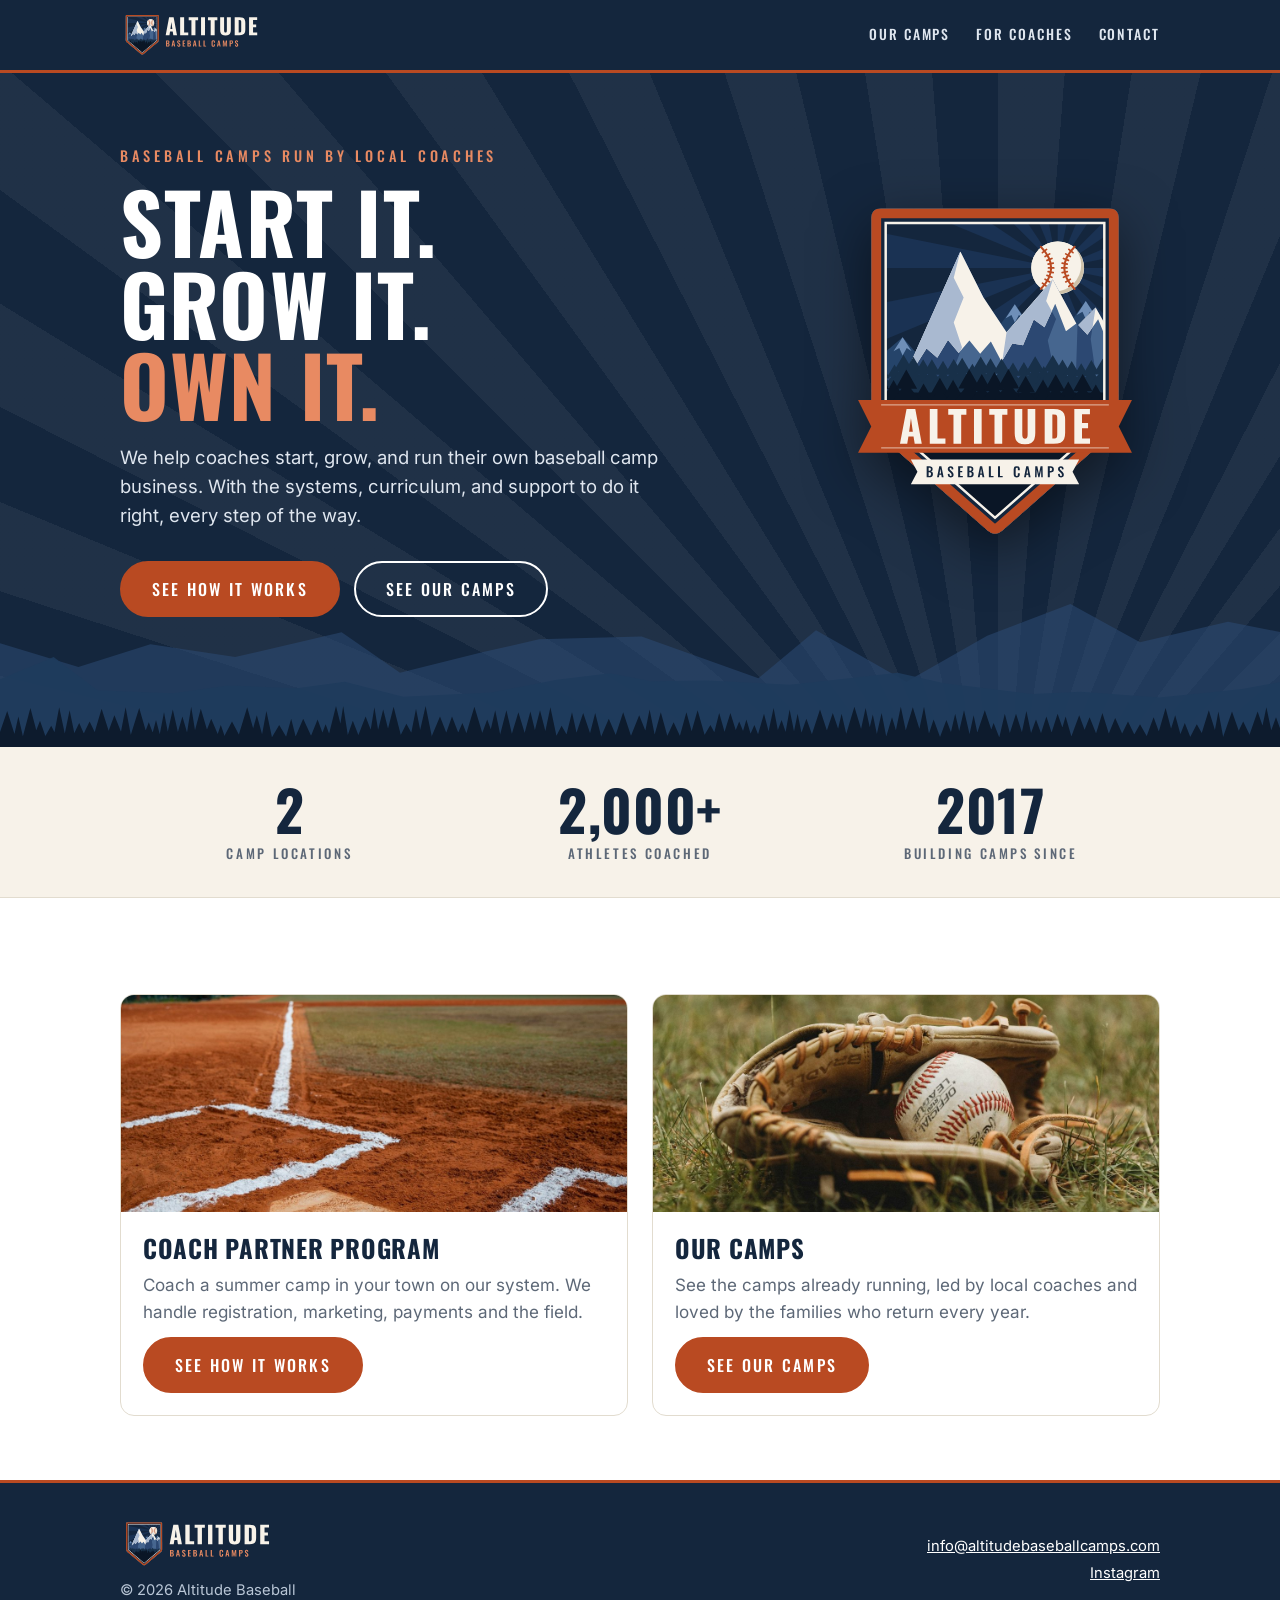
<file: index.html>
<!doctype html><html lang="en"><head><meta charset="utf-8"><meta name="viewport" content="width=device-width,initial-scale=1">
<title>Altitude Baseball | Build Your Baseball Camp Today</title><meta name="description" content="Altitude helps coaches start a baseball camp in their town. We handle registration, marketing, payments and the field while you coach. See our camps and how it works.">
<meta property="og:title" content="Altitude Baseball | Build Your Baseball Camp Today"><meta property="og:description" content="Altitude helps coaches start a baseball camp in their town. We handle registration, marketing, payments and the field while you coach. See our camps and how it works."><meta property="og:type" content="website"><meta property="og:url" content="https://www.altitudebaseballcamps.com/">
<link rel="canonical" href="https://www.altitudebaseballcamps.com/">
<link rel="preload" href="assets/fonts/oswald-latin-700-normal.woff2" as="font" type="font/woff2" crossorigin><link rel="preload" href="assets/fonts/inter-latin-400-normal.woff2" as="font" type="font/woff2" crossorigin>
<link rel="icon" href="images/brand/favicon.svg" type="image/svg+xml"><link rel="icon" href="images/brand/favicon-32.png" sizes="32x32" type="image/png"><link rel="icon" href="favicon.ico" sizes="48x48"><link rel="apple-touch-icon" href="images/brand/apple-touch-icon.png"><link rel="manifest" href="site.webmanifest"><meta name="theme-color" content="#14263d">
<meta property="og:site_name" content="Altitude Baseball Camps"><meta property="og:image" content="https://www.altitudebaseballcamps.com/images/brand/og-image.png"><meta property="og:image:width" content="1200"><meta property="og:image:height" content="630"><meta property="og:image:alt" content="Altitude Baseball Camps shield logo beside the words Start it. Grow it. Own it."><meta name="twitter:card" content="summary_large_image">
<link rel="stylesheet" href="assets/style.css"><script type="application/ld+json">{"@context": "https://schema.org", "@type": "Organization", "name": "Altitude Baseball Camps", "url": "https://www.altitudebaseballcamps.com/", "logo": "https://www.altitudebaseballcamps.com/images/brand/icon-512.png", "description": "Altitude helps coaches start and grow a baseball camp in their town, with registration, marketing, payments and the field handled."}</script></head><body>
<a class="skip" href="#main">Skip to content</a>
<header class="site"><div class="wrap"><a class="brand" href="index.html"><img src="images/brand/altitude-lockup-dark.svg" alt="Altitude Baseball Camps" width="139" height="46"></a><nav><a href="our-camps.html">Our Camps</a><a href="for-coaches.html">For Coaches</a><a href="contact.html">Contact</a></nav></div></header>
<main id="main"><section class="hero home"><div class="wrap"><div class="copy"><p class="eyebrow">Baseball camps run by local coaches</p><h1><span>Start it.</span> <span>Grow it.</span> <span class="own">Own it.</span></h1><p class="lede">We help coaches start, grow, and run their own baseball camp business. With the systems, curriculum, and support to do it right, every step of the way.</p><p class="cta"><a class="btn" href="for-coaches.html">See how it works</a><a class="btn ghost" href="our-camps.html">See our camps</a></p></div><img class="shield" src="images/brand/altitude-shield-color.svg" alt="" width="330" height="388"></div></section><div class="stats"><div class="wrap"><div><b>2</b><span>Camp Locations</span></div><div><b>2,000+</b><span>Athletes Coached</span></div><div><b>2017</b><span>Building Camps Since</span></div></div></div>
<section class="block"><div class="wrap"><h2 class="sr">Where to start</h2><div class="cards">
<article class="card"><img class="ph shot" src="images/photos/field-chalk.jpg" alt="Fresh chalk lines around home plate on a red clay infield." width="1200" height="900" loading="lazy" ><div class="body"><h3>Coach Partner Program</h3><p>Coach a summer camp in your town on our system. We handle registration, marketing, payments and the field.</p><a class="btn" href="for-coaches.html">See how it works</a></div></article>
<article class="card"><img class="ph shot" src="images/photos/glove-ball.jpg" alt="A baseball glove with a ball resting in the grass." width="1200" height="900" loading="lazy" ><div class="body"><h3>Our Camps</h3><p>See the camps already running, led by local coaches and loved by the families who return every year.</p><a class="btn" href="our-camps.html">See our camps</a></div></article>
</div></div></section></main>
<footer><div class="wrap foot"><div class="fbrand"><img src="images/brand/altitude-lockup-dark.svg" alt="Altitude Baseball Camps" width="151" height="50" loading="lazy"><p>&copy; <span id="y"></span> Altitude Baseball</p></div><div class="fcontact"><a href="mailto:info@altitudebaseballcamps.com">info@altitudebaseballcamps.com</a><a href="https://www.instagram.com/altitudebaseballcamps/" target="_blank" rel="noopener">Instagram</a></div></div></footer>
<script>document.getElementById("y").textContent=new Date().getFullYear()</script></body></html>
</file>
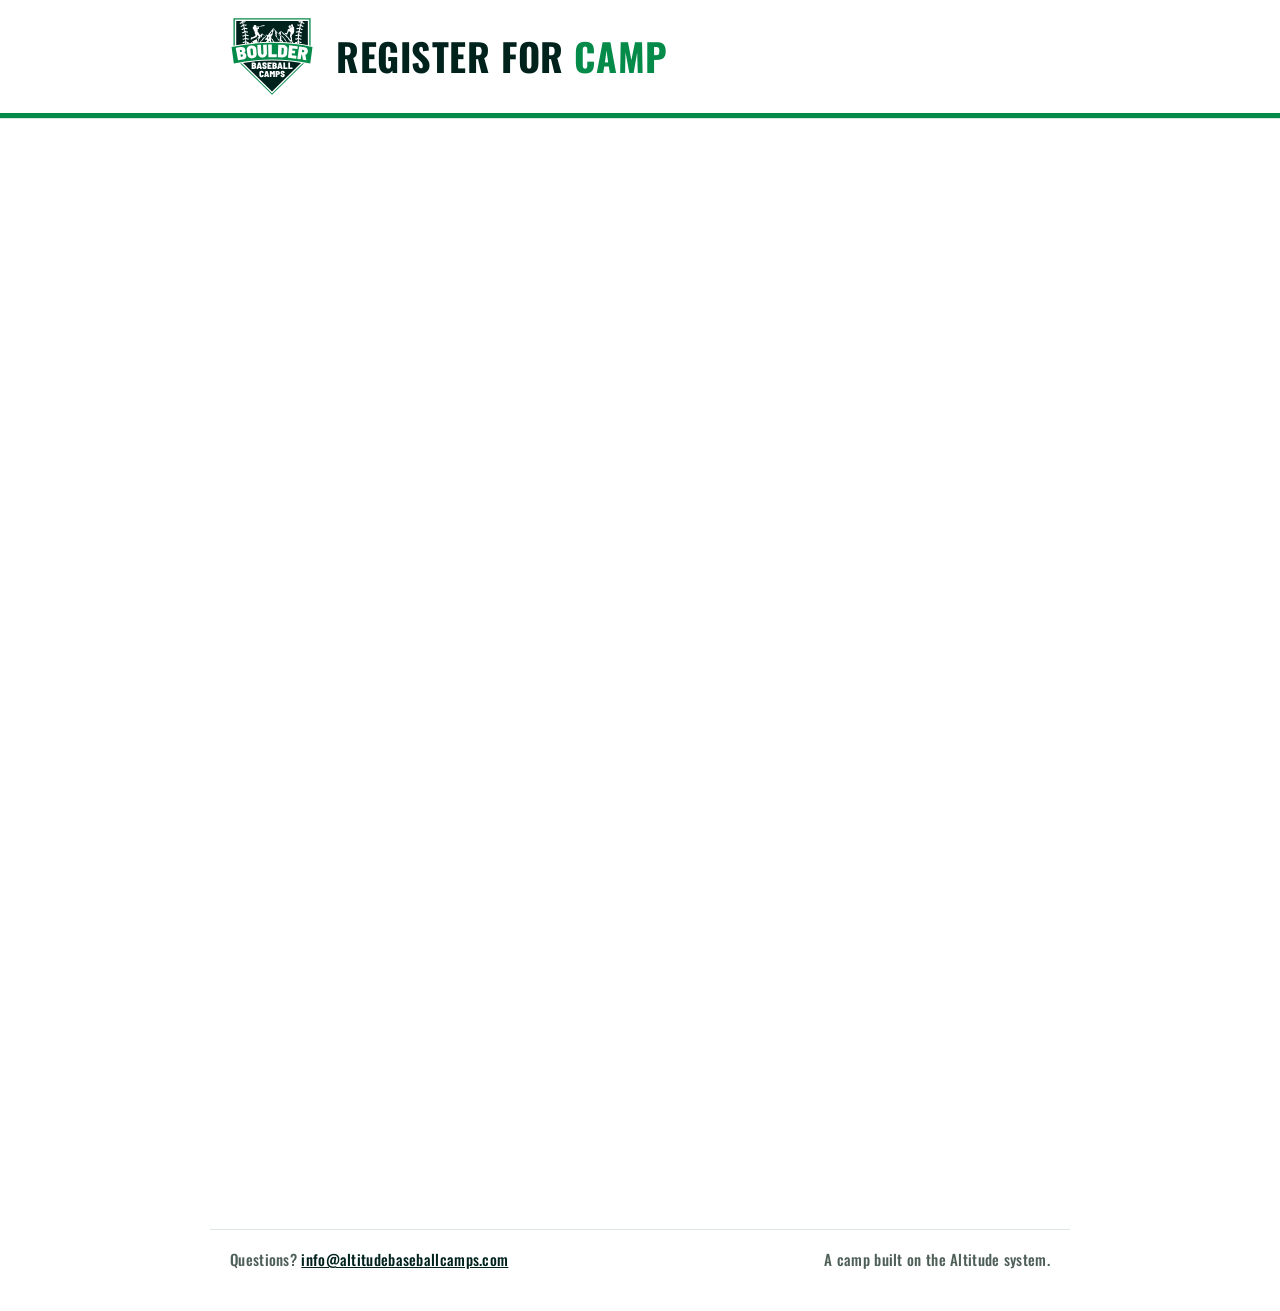
<file: boulder-test.html>
<!doctype html><html lang="en"><head><meta charset="utf-8"><meta name="viewport" content="width=device-width,initial-scale=1">
<title>Register | Boulder Baseball Camps</title><meta name="robots" content="noindex,nofollow">
<link rel="preload" href="assets/fonts/oswald-latin-500-normal.woff2" as="font" type="font/woff2" crossorigin>
<style>
@font-face{font-family:Oswald;font-weight:500;font-display:swap;src:url(assets/fonts/oswald-latin-500-normal.woff2) format("woff2")}
@font-face{font-family:Oswald;font-weight:700;font-display:swap;src:url(assets/fonts/oswald-latin-700-normal.woff2) format("woff2")}
:root{--green:#048A49;--ink:#00221C;--muted:#4E5F58;--line:#DCE5DF}
*{box-sizing:border-box}
body{margin:0;background:#fff;color:var(--ink);font:500 17px/1.5 Oswald,"Arial Narrow",sans-serif;-webkit-font-smoothing:antialiased}
.top{border-bottom:1px solid var(--line)}
.top .in{max-width:860px;margin:0 auto;padding:18px 20px;display:flex;align-items:center;gap:22px}
.top img{width:84px;height:auto;display:block;flex:none}
.top h1{margin:0;font-weight:700;font-size:38px;line-height:1.05;letter-spacing:.015em;text-transform:uppercase}
.top h1 span{color:var(--green)}
.bar{height:5px;background:var(--green)}
main{max-width:860px;margin:0 auto;padding:10px 20px 0}
main iframe{display:block;width:100%;height:1100px;border:0;background:#fff}
footer{max-width:860px;margin:0 auto;padding:18px 20px 40px;border-top:1px solid var(--line);display:flex;justify-content:space-between;gap:16px;flex-wrap:wrap;color:var(--muted);font-size:15px;letter-spacing:.02em}
footer a{color:var(--ink)}
@media(max-width:560px){.top .in{flex-direction:column;text-align:center;gap:12px;padding:16px}.top h1{font-size:30px}footer{justify-content:center;text-align:center}}
</style></head><body>
<header class="top"><div class="in"><img src="images/camps/boulder-badge.svg" alt="Boulder Baseball Camps" width="84" height="77"><div><h1>Register for <span>camp</span></h1></div></div><div class="bar"></div></header>
<main><iframe src="https://app.acuityscheduling.com/schedule.php?owner=34645321&appointmentType=category:Boulder%20Baseball%20Camps" width="100%" height="1100" frameBorder="0" allow="payment" title="Boulder Baseball Camps registration"></iframe><script src="https://embed.acuityscheduling.com/js/embed.js" type="text/javascript"></script></main>
<footer><span>Questions? <a href="mailto:info@altitudebaseballcamps.com">info@altitudebaseballcamps.com</a></span><span>A camp built on the Altitude system.</span></footer>
</body></html>
</file>
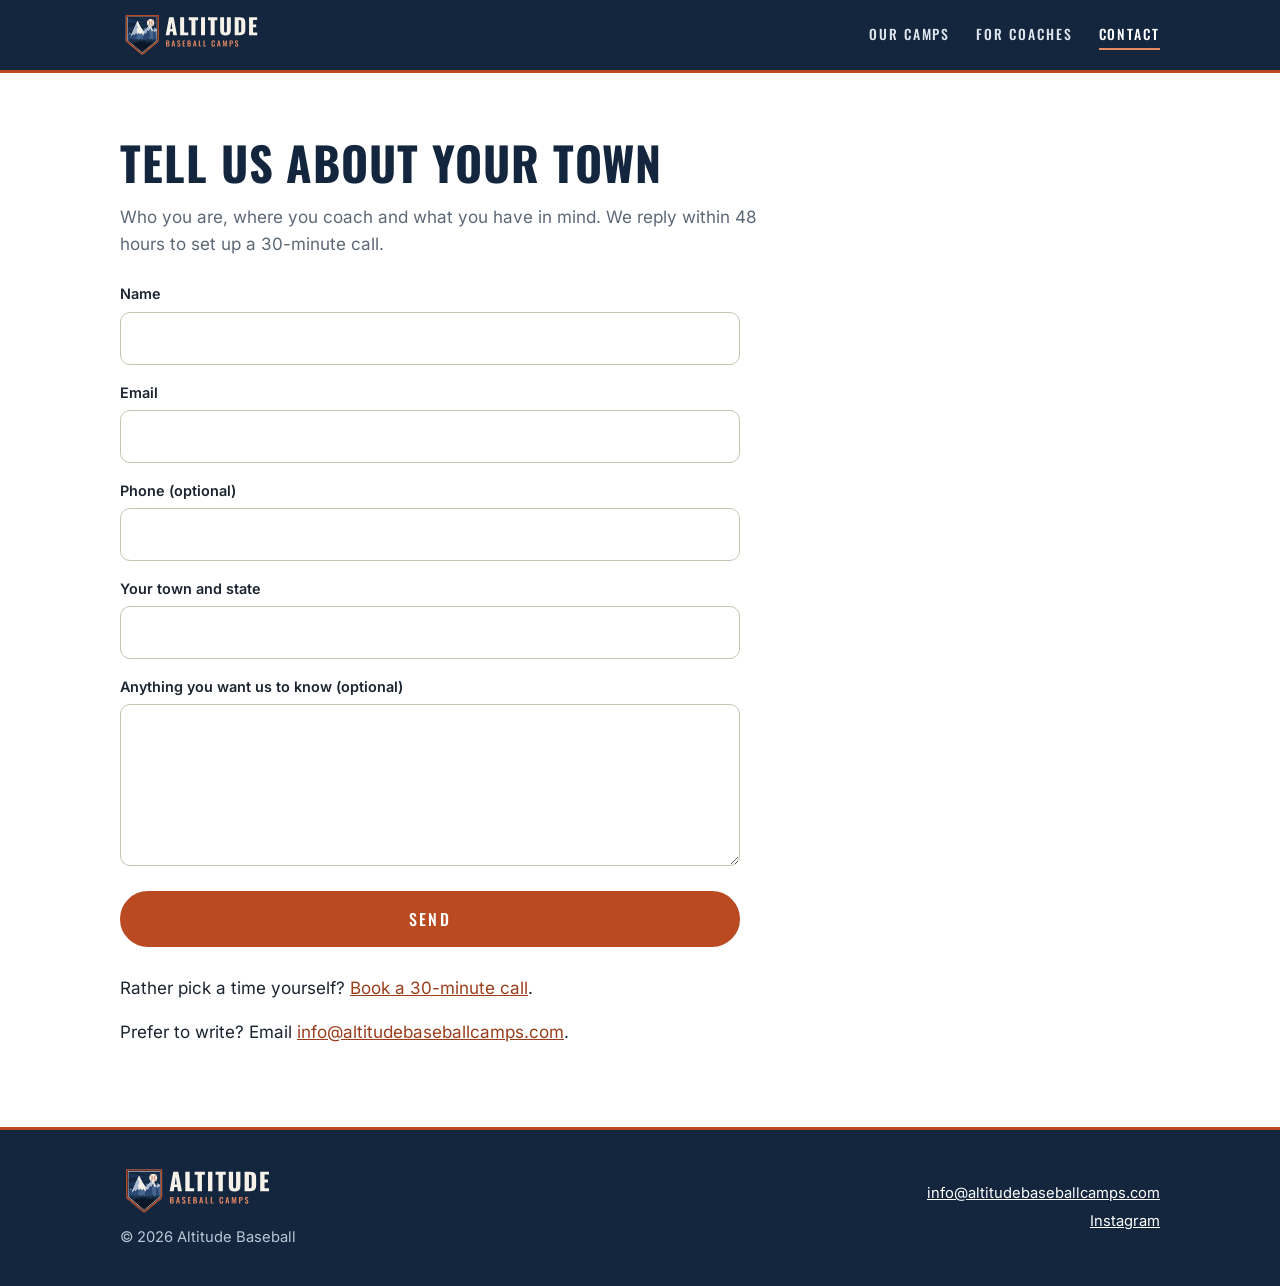
<file: contact.html>
<!doctype html><html lang="en"><head><meta charset="utf-8"><meta name="viewport" content="width=device-width,initial-scale=1">
<title>Contact | Altitude Baseball</title><meta name="description" content="Tell Altitude Baseball about your town and your coaching. We respond within 48 hours.">
<meta property="og:title" content="Contact | Altitude Baseball"><meta property="og:description" content="Tell Altitude Baseball about your town and your coaching. We respond within 48 hours."><meta property="og:type" content="website"><meta property="og:url" content="https://www.altitudebaseballcamps.com/contact">
<link rel="canonical" href="https://www.altitudebaseballcamps.com/contact">
<link rel="preload" href="assets/fonts/oswald-latin-700-normal.woff2" as="font" type="font/woff2" crossorigin><link rel="preload" href="assets/fonts/inter-latin-400-normal.woff2" as="font" type="font/woff2" crossorigin>
<link rel="icon" href="images/brand/favicon.svg" type="image/svg+xml"><link rel="icon" href="images/brand/favicon-32.png" sizes="32x32" type="image/png"><link rel="icon" href="favicon.ico" sizes="48x48"><link rel="apple-touch-icon" href="images/brand/apple-touch-icon.png"><link rel="manifest" href="site.webmanifest"><meta name="theme-color" content="#14263d">
<meta property="og:site_name" content="Altitude Baseball Camps"><meta property="og:image" content="https://www.altitudebaseballcamps.com/images/brand/og-image.png"><meta property="og:image:width" content="1200"><meta property="og:image:height" content="630"><meta property="og:image:alt" content="Altitude Baseball Camps shield logo beside the words Start it. Grow it. Own it."><meta name="twitter:card" content="summary_large_image">
<link rel="stylesheet" href="assets/style.css"></head><body>
<a class="skip" href="#main">Skip to content</a>
<header class="site"><div class="wrap"><a class="brand" href="index.html"><img src="images/brand/altitude-lockup-dark.svg" alt="Altitude Baseball Camps" width="139" height="46"></a><nav><a href="our-camps.html">Our Camps</a><a href="for-coaches.html">For Coaches</a><a href="contact.html" aria-current="page">Contact</a></nav></div></header>
<main id="main"><section class="block"><div class="wrap"><h1>Tell us about your town</h1><p class="lead">Who you are, where you coach and what you have in mind. We reply within 48 hours to set up a 30-minute call.</p>
<form class="contact" action="https://formspree.io/f/xnpdwlqp" method="POST">
<div><label for="name">Name</label><input id="name" name="name" autocomplete="name" required></div>
<div><label for="email">Email</label><input id="email" name="email" type="email" autocomplete="email" required></div>
<div><label for="phone">Phone (optional)</label><input id="phone" name="phone" type="tel" autocomplete="tel"></div>
<div><label for="town">Your town and state</label><input id="town" name="town" required></div>
<div><label for="msg">Anything you want us to know (optional)</label><textarea id="msg" name="message" rows="5"></textarea></div>
<input type="text" name="_gotcha" style="display:none" tabindex="-1" autocomplete="off">
<button class="btn" type="submit">Send</button><p class="formnote" id="status" role="status" aria-live="polite" hidden></p><p class="formnote" id="mailnote" hidden>This opens your email app with your message filled in. Press send there.</p></form>
<p style="margin-top:28px">Rather pick a time yourself? <a href="https://calendar.app.google/Sew3RaWZo4ozMXJT8" target="_blank" rel="noopener">Book a 30-minute call</a>.</p><p>Prefer to write? Email <a href="mailto:info@altitudebaseballcamps.com">info@altitudebaseballcamps.com</a>.</p></div></section></main>
<footer><div class="wrap foot"><div class="fbrand"><img src="images/brand/altitude-lockup-dark.svg" alt="Altitude Baseball Camps" width="151" height="50" loading="lazy"><p>&copy; <span id="y"></span> Altitude Baseball</p></div><div class="fcontact"><a href="mailto:info@altitudebaseballcamps.com">info@altitudebaseballcamps.com</a><a href="https://www.instagram.com/altitudebaseballcamps/" target="_blank" rel="noopener">Instagram</a></div></div></footer>
<script>document.getElementById("y").textContent=new Date().getFullYear();
(function(){var f=document.querySelector("form.contact");if(!f||f.action.indexOf("YOUR_FORM_ID")<0)return;
document.getElementById("mailnote").hidden=false;
f.addEventListener("submit",function(e){e.preventDefault();var d=new FormData(f),g=function(k){return String(d.get(k)||"").trim()};
var body="Name: "+g("name")+"\nEmail: "+g("email")+"\nPhone: "+g("phone")+"\nTown: "+g("town")+"\n\n"+g("message");
location.href="mailto:info@altitudebaseballcamps.com?subject="+encodeURIComponent("Coach inquiry from "+g("name"))+"&body="+encodeURIComponent(body)})})();
(function(){var f=document.querySelector("form.contact");if(!f||f.action.indexOf("formspree.io")<0||f.action.indexOf("YOUR_FORM_ID")>=0)return;
var st=document.getElementById("status"),b=f.querySelector("button");
f.addEventListener("submit",function(e){e.preventDefault();b.disabled=true;st.hidden=false;st.textContent="Sending...";
fetch(f.action,{method:"POST",body:new FormData(f),headers:{Accept:"application/json"}}).then(function(r){if(!r.ok)throw 0;f.reset();
st.textContent="Thank you. We got your message and will reply within 48 hours.";b.style.display="none"}).catch(function(){b.disabled=false;
st.innerHTML='That did not send. Please email <a href="mailto:info@altitudebaseballcamps.com">info@altitudebaseballcamps.com</a>.'})})})();</script></body></html>
</file>
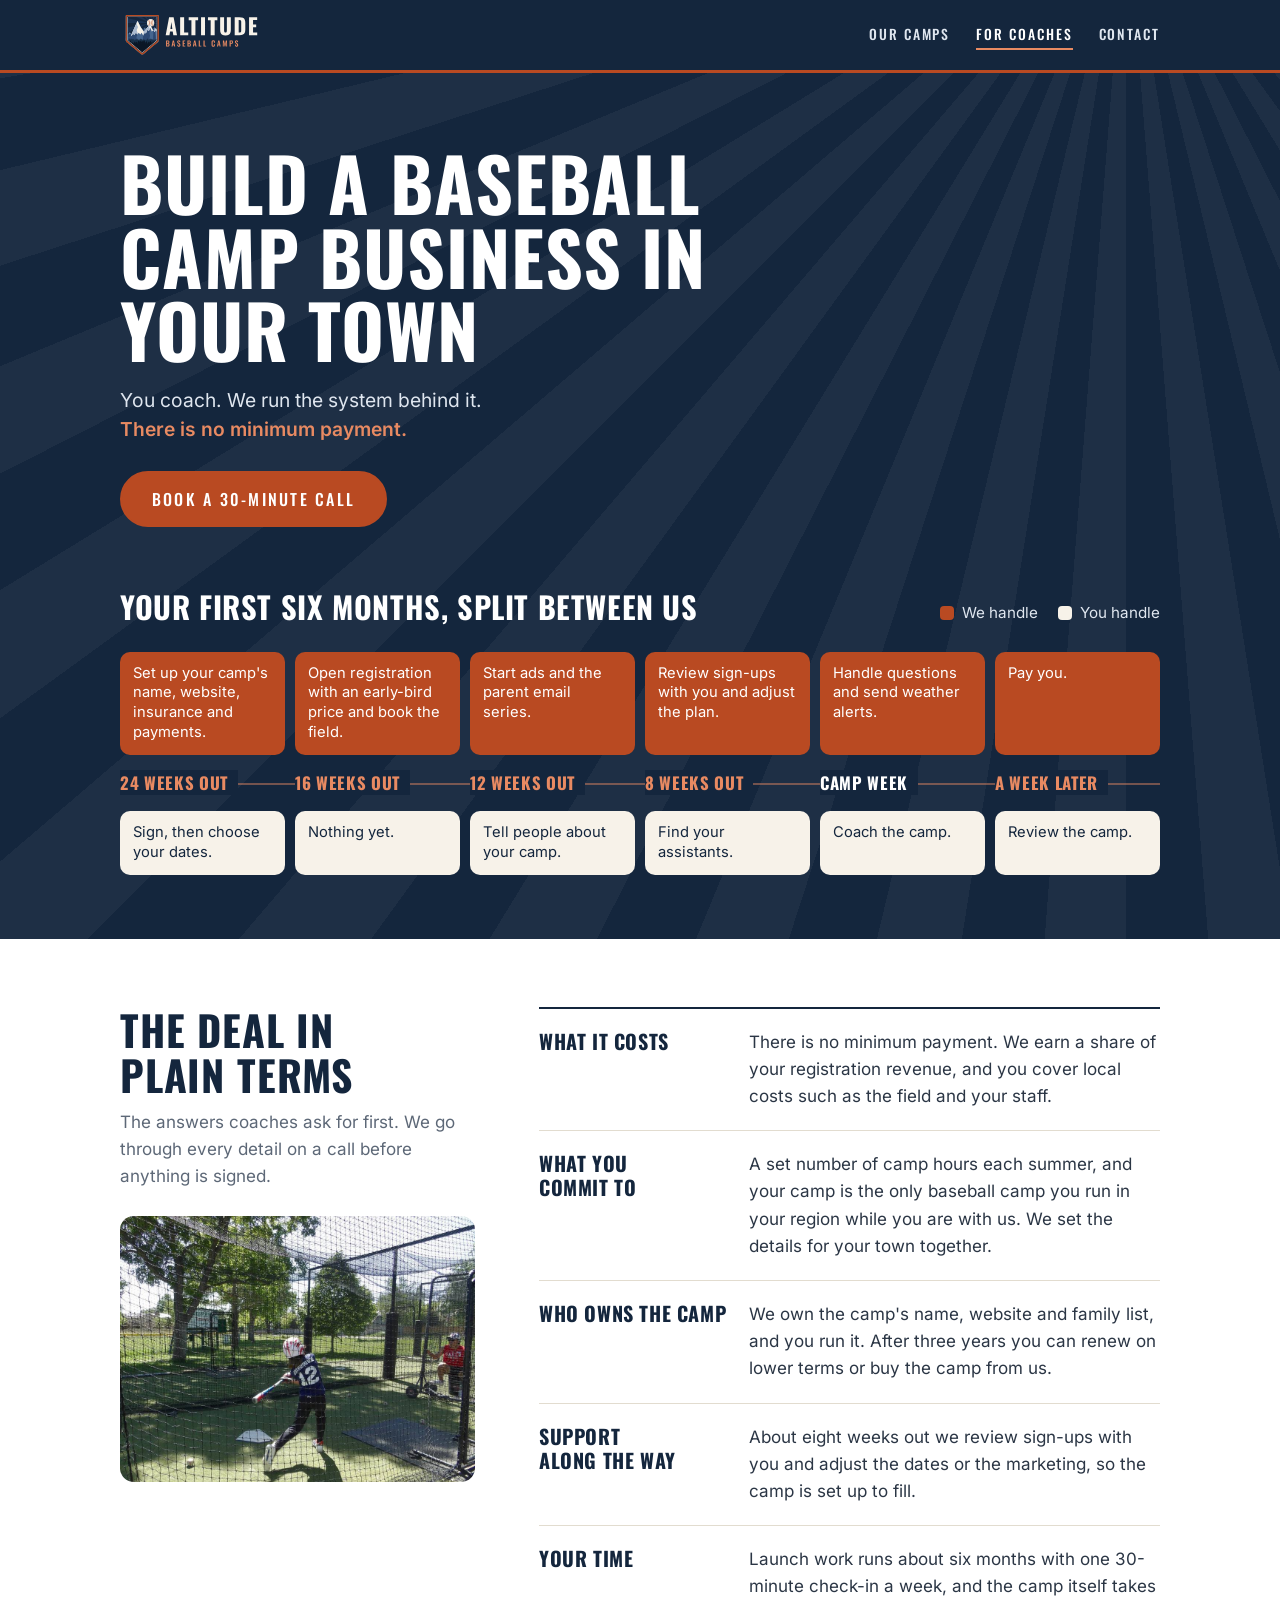
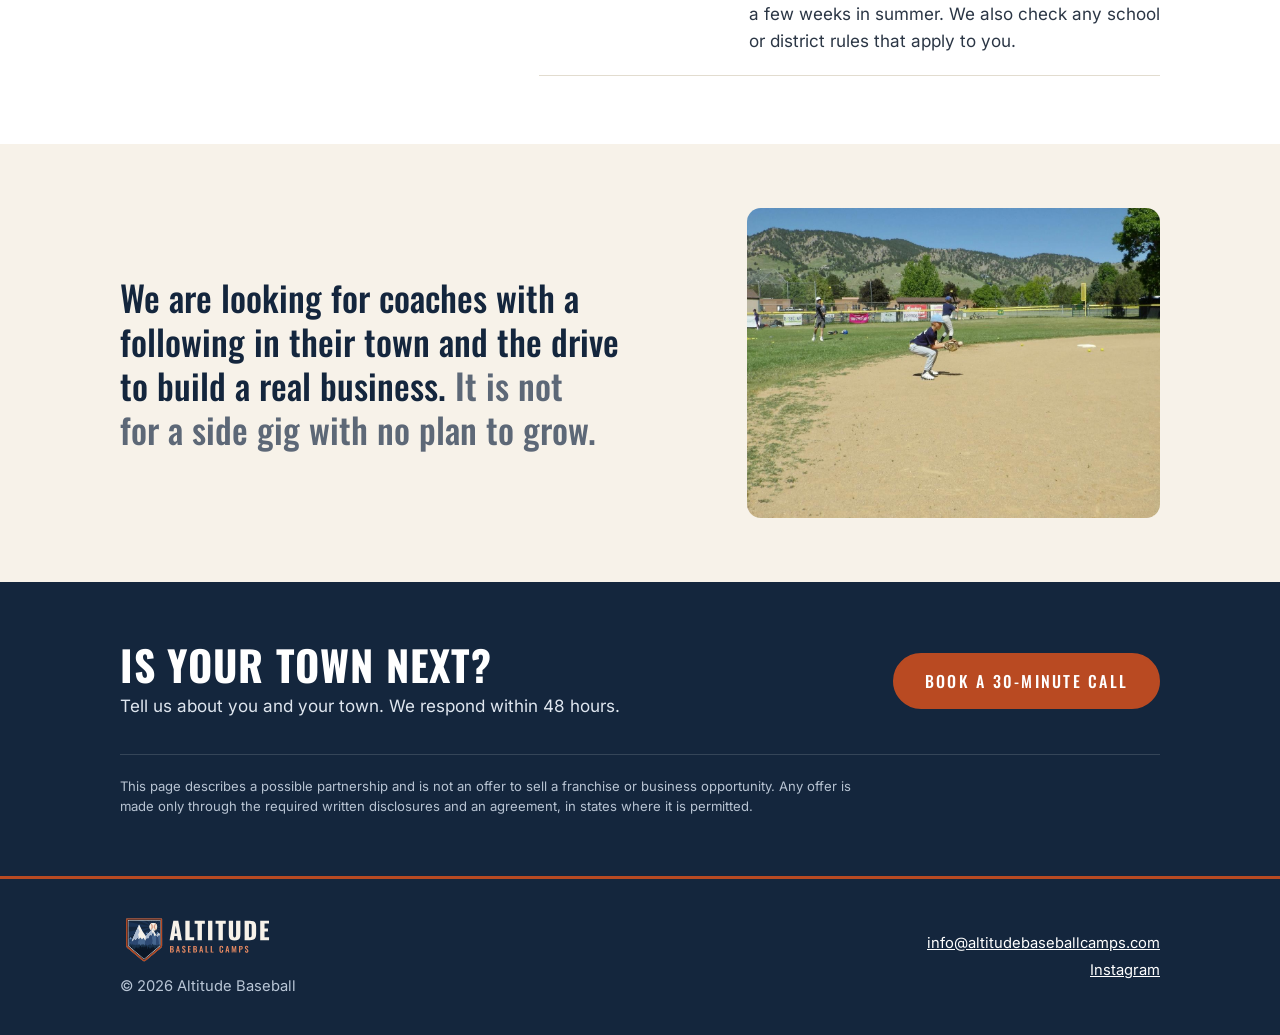
<file: for-coaches.html>
<!doctype html><html lang="en"><head><meta charset="utf-8"><meta name="viewport" content="width=device-width,initial-scale=1">
<title>Start a Baseball Camp | Altitude Baseball</title><meta name="description" content="Start a baseball camp in your town. Altitude handles registration and payments, marketing, insurance and support while you coach. No minimum payment.">
<meta property="og:title" content="Start a Baseball Camp | Altitude Baseball"><meta property="og:description" content="Start a baseball camp in your town. Altitude handles registration and payments, marketing, insurance and support while you coach. No minimum payment."><meta property="og:type" content="website"><meta property="og:url" content="https://www.altitudebaseballcamps.com/for-coaches">
<link rel="canonical" href="https://www.altitudebaseballcamps.com/for-coaches">
<link rel="preload" href="assets/fonts/oswald-latin-700-normal.woff2" as="font" type="font/woff2" crossorigin><link rel="preload" href="assets/fonts/inter-latin-400-normal.woff2" as="font" type="font/woff2" crossorigin>
<link rel="icon" href="images/brand/favicon.svg" type="image/svg+xml"><link rel="icon" href="images/brand/favicon-32.png" sizes="32x32" type="image/png"><link rel="icon" href="favicon.ico" sizes="48x48"><link rel="apple-touch-icon" href="images/brand/apple-touch-icon.png"><link rel="manifest" href="site.webmanifest"><meta name="theme-color" content="#14263d">
<meta property="og:site_name" content="Altitude Baseball Camps"><meta property="og:image" content="https://www.altitudebaseballcamps.com/images/brand/og-image.png"><meta property="og:image:width" content="1200"><meta property="og:image:height" content="630"><meta property="og:image:alt" content="Altitude Baseball Camps shield logo beside the words Start it. Grow it. Own it."><meta name="twitter:card" content="summary_large_image">
<link rel="stylesheet" href="assets/style.css"><style>
.fc{--we:#B94A22;--you:#F7F2E9}
.fc h2{font:700 clamp(1.9rem,3.6vw,2.6rem)/1.08 var(--display);text-transform:uppercase;letter-spacing:.02em;color:var(--navy);margin:0 0 12px;text-wrap:balance}
/* top: headline and the launch timeline together */
.fc .top{position:relative;isolation:isolate;overflow:hidden;background:var(--navy);color:#fff;padding:72px 0 64px}
.fc .top::before{content:"";position:absolute;inset:0;z-index:-1;background:repeating-conic-gradient(from -90deg at 88% -20%,rgba(255,255,255,.045) 0 4.5deg,transparent 4.5deg 9deg)}
.fc .top h1{font:700 clamp(2.6rem,6.4vw,4.6rem)/1 var(--display);text-transform:uppercase;letter-spacing:.012em;margin:0 0 20px;max-width:15ch}
.fc .top .sub{text-wrap:balance;font-size:1.2rem;line-height:1.5;color:#dfe6ef;max-width:34em;margin:0 0 28px}
.fc .top .sub b{display:block;color:var(--ember);font-weight:600}
.fc .cta{display:flex;flex-wrap:wrap;gap:14px 26px;align-items:center}
.fc .cta .tel{color:#fff;font-size:1.02rem}
.fc .tl-head{margin:64px 0 6px;display:flex;flex-wrap:wrap;justify-content:space-between;gap:10px 30px;align-items:baseline}
.fc .tl-head h2{color:#fff;margin:0;font-size:clamp(1.5rem,2.6vw,1.9rem)}
.fc .key{display:flex;gap:20px;font-size:.95rem;color:#dfe6ef}
.fc .key span{display:inline-flex;align-items:center;gap:8px}
.fc .key i{width:14px;height:14px;border-radius:4px;display:inline-block}
.fc .key .w i{background:var(--we)}.fc .key .y i{background:var(--you)}
.fc ol.tl{list-style:none;margin:26px 0 0;padding:0;display:grid;grid-template-columns:repeat(6,1fr);grid-template-rows:auto 56px auto;gap:0 10px}
.fc ol.tl li{display:grid;grid-template-rows:subgrid;grid-row:span 3}
.fc .cell{padding:12px 13px;border-radius:10px;font-size:.92rem;line-height:1.35}
.fc .cell.w{background:var(--we);color:#fff;grid-row:1}
.fc .mark{grid-row:2}
.fc .cell.y{grid-row:3}
.fc .cell.y{background:var(--you);color:var(--navy)}
.fc .mark{position:relative;height:56px;display:flex;align-items:center;font:700 1.05rem var(--display);letter-spacing:.04em;text-transform:uppercase;color:var(--ember)}
.fc .mark::before{content:"";position:absolute;left:0;right:-10px;top:50%;height:2px;background:rgba(232,138,98,.45)}
.fc ol.tl li:last-child .mark::before{right:0}
.fc .mark span{position:relative;background:var(--navy);padding-right:10px}
.fc .mark.now{color:#fff}
/* the deal */
.fc .deal{padding:68px 0}
.fc .deal .wrap{display:grid;grid-template-columns:4fr 7fr;gap:64px;align-items:start}
.fc .deal .intro{position:sticky;top:104px}
.fc .deal .intro p{color:var(--mute);margin:0 0 10px}
.fc dl.ledger{margin:0;border-top:2px solid var(--navy)}
.fc .ledger div{display:grid;grid-template-columns:190px 1fr;gap:20px;padding:20px 0;border-bottom:1px solid var(--line)}
.fc .ledger dt{text-wrap:balance;font:700 1.25rem/1.2 var(--display);text-transform:uppercase;letter-spacing:.03em;color:var(--navy)}
.fc .ledger dd{margin:0;color:#2b3645}
/* fit */
.fc .pic{display:block;width:100%;height:auto;aspect-ratio:4/3;object-fit:cover;border-radius:var(--radius);margin-top:26px}
.fc .fit .wrap{display:grid;grid-template-columns:7fr 5fr;gap:48px;align-items:center}.fc .fit .pic{grid-column:2;grid-row:1;margin:0}.fc .fit p{grid-column:1;grid-row:1}
.fc .fit{background:var(--cream);padding:64px 0}
.fc .fit p{text-wrap:balance;font:500 clamp(1.5rem,3vw,2.2rem)/1.25 var(--display);color:var(--navy);max-width:24em;margin:0}
.fc .fit p span{color:var(--mute)}
/* close */
.fc .close{background:var(--navy);color:#fff;padding:60px 0}
.fc .close .wrap{display:flex;flex-wrap:wrap;gap:24px 48px;align-items:center;justify-content:space-between}
.fc .close h2{color:#fff;margin:0 0 6px}.fc .close p{margin:0;color:#dfe6ef}
.fc .top :focus-visible,.fc .close :focus-visible{outline-color:var(--ember)}
@supports not (grid-template-rows:subgrid){.fc .cell{min-height:112px}}
.fc .close .fine{flex-basis:100%;font-size:.82rem;line-height:1.5;color:#b8c4d3;margin:10px 0 0;padding:22px max(0px,calc(100% - 760px)) 0 0;border-top:1px solid rgba(255,255,255,.14)}
@media(max-width:1000px){.fc ol.tl{grid-template-columns:repeat(3,1fr);grid-template-rows:none;gap:26px 10px}.fc ol.tl li{display:flex;flex-direction:column;grid-row:auto}.fc .cell{min-height:92px}.fc .cell.w{order:1}.fc .mark{order:2}.fc .cell.y{order:3}}
@media(max-width:820px){.fc .fit .wrap{grid-template-columns:1fr;gap:26px}.fc .fit .pic,.fc .fit p{grid-column:1;grid-row:auto}.fc .fit .pic{order:2}.fc .deal .intro .pic{max-height:320px}.fc .deal .intro{position:static}.fc .deal .wrap{grid-template-columns:1fr;gap:26px}.fc .ledger div{grid-template-columns:1fr;gap:6px}}
@media(max-width:620px){.fc ol.tl li{display:flex}.fc .top{padding:48px 0 44px}.fc ol.tl{grid-template-columns:1fr;gap:0}.fc ol.tl li{padding:18px 0;border-top:1px solid rgba(255,255,255,.14)}.fc ol.tl li:first-child{border-top:0}.fc .mark{height:auto;margin-bottom:10px;order:-1}.fc .mark::before{display:none}.fc .cell{min-height:0}.fc .cell.y{margin-top:6px}.fc .tl-head{margin-top:44px}}
</style></head><body>
<a class="skip" href="#main">Skip to content</a>
<header class="site"><div class="wrap"><a class="brand" href="index.html"><img src="images/brand/altitude-lockup-dark.svg" alt="Altitude Baseball Camps" width="139" height="46"></a><nav><a href="our-camps.html">Our Camps</a><a href="for-coaches.html" aria-current="page">For Coaches</a><a href="contact.html">Contact</a></nav></div></header>
<main id="main" class="fc"><section class="top"><div class="wrap"><h1>Build a baseball camp business in your town</h1>
<p class="sub">You coach. We run the system behind it. <b>There is no minimum payment.</b></p>
<div class="cta"><a class="btn" href="https://calendar.app.google/Sew3RaWZo4ozMXJT8" target="_blank" rel="noopener">Book a 30-minute call</a></div>
<div class="tl-head"><h2>Your first six months, split between us</h2><div class="key"><span class="w"><i></i>We handle</span><span class="y"><i></i>You handle</span></div></div>
<ol class="tl" role="list"><li><div class="mark"><span>24 weeks out</span></div><div class="cell w"><span class="sr">We: </span>Set up your camp's name, website, insurance and payments.</div><div class="cell y"><span class="sr">You: </span>Sign, then choose your dates.</div></li><li><div class="mark"><span>16 weeks out</span></div><div class="cell w"><span class="sr">We: </span>Open registration with an early-bird price and book the field.</div><div class="cell y"><span class="sr">You: </span>Nothing yet.</div></li><li><div class="mark"><span>12 weeks out</span></div><div class="cell w"><span class="sr">We: </span>Start ads and the parent email series.</div><div class="cell y"><span class="sr">You: </span>Tell people about your camp.</div></li><li><div class="mark"><span>8 weeks out</span></div><div class="cell w"><span class="sr">We: </span>Review sign-ups with you and adjust the plan.</div><div class="cell y"><span class="sr">You: </span>Find your assistants.</div></li><li><div class="mark now"><span>Camp week</span></div><div class="cell w"><span class="sr">We: </span>Handle questions and send weather alerts.</div><div class="cell y"><span class="sr">You: </span>Coach the camp.</div></li><li><div class="mark"><span>A week later</span></div><div class="cell w"><span class="sr">We: </span>Pay you.</div><div class="cell y"><span class="sr">You: </span>Review the camp.</div></li></ol></div></section>
<section class="deal"><div class="wrap"><div class="intro"><h2>The deal in plain terms</h2><p>The answers coaches ask for first. We go through every detail on a call before anything is signed.</p><img class="pic" src="images/photos/camp-batting-cage.jpg" alt="A camper swings in a batting cage while a coach feeds balls." width="960" height="784" loading="lazy"></div>
<dl class="ledger"><div><dt>What it costs</dt><dd>There is no minimum payment. We earn a share of your registration revenue, and you cover local costs such as the field and your staff.</dd></div>
<div><dt>What you commit to</dt><dd>A set number of camp hours each summer, and your camp is the only baseball camp you run in your region while you are with us. We set the details for your town together.</dd></div>
<div><dt>Who owns the camp</dt><dd>We own the camp's name, website and family list, and you run it. After three years you can renew on lower terms or buy the camp from us.</dd></div>
<div><dt>Support along the way</dt><dd>About eight weeks out we review sign-ups with you and adjust the dates or the marketing, so the camp is set up to fill.</dd></div>
<div><dt>Your time</dt><dd>Launch work runs about six months with one 30-minute check-in a week, and the camp itself takes a few weeks in summer. We also check any school or district rules that apply to you.</dd></div></dl></div></section>
<section class="fit"><div class="wrap"><h2 class="sr">Who this is for</h2><img class="pic" src="images/photos/camp-infield.jpg" alt="A camper sets to field a ground ball on the infield, with foothills behind." width="1200" height="900" loading="lazy"><p>We are looking for coaches with a following in their town and the drive to build a real business. <span>It is not for a side gig with no plan to grow.</span></p></div></section>
<section class="close"><div class="wrap"><div><h2>Is your town next?</h2><p>Tell us about you and your town. We respond within 48 hours.</p></div><a class="btn" href="https://calendar.app.google/Sew3RaWZo4ozMXJT8" target="_blank" rel="noopener">Book a 30-minute call</a><p class="fine">This page describes a possible partnership and is not an offer to sell a franchise or business opportunity. Any offer is made only through the required written disclosures and an agreement, in states where it is permitted.</p></div></section>
</main>
<footer><div class="wrap foot"><div class="fbrand"><img src="images/brand/altitude-lockup-dark.svg" alt="Altitude Baseball Camps" width="151" height="50" loading="lazy"><p>&copy; <span id="y"></span> Altitude Baseball</p></div><div class="fcontact"><a href="mailto:info@altitudebaseballcamps.com">info@altitudebaseballcamps.com</a><a href="https://www.instagram.com/altitudebaseballcamps/" target="_blank" rel="noopener">Instagram</a></div></div></footer>
<script>document.getElementById("y").textContent=new Date().getFullYear()</script></body></html>
</file>
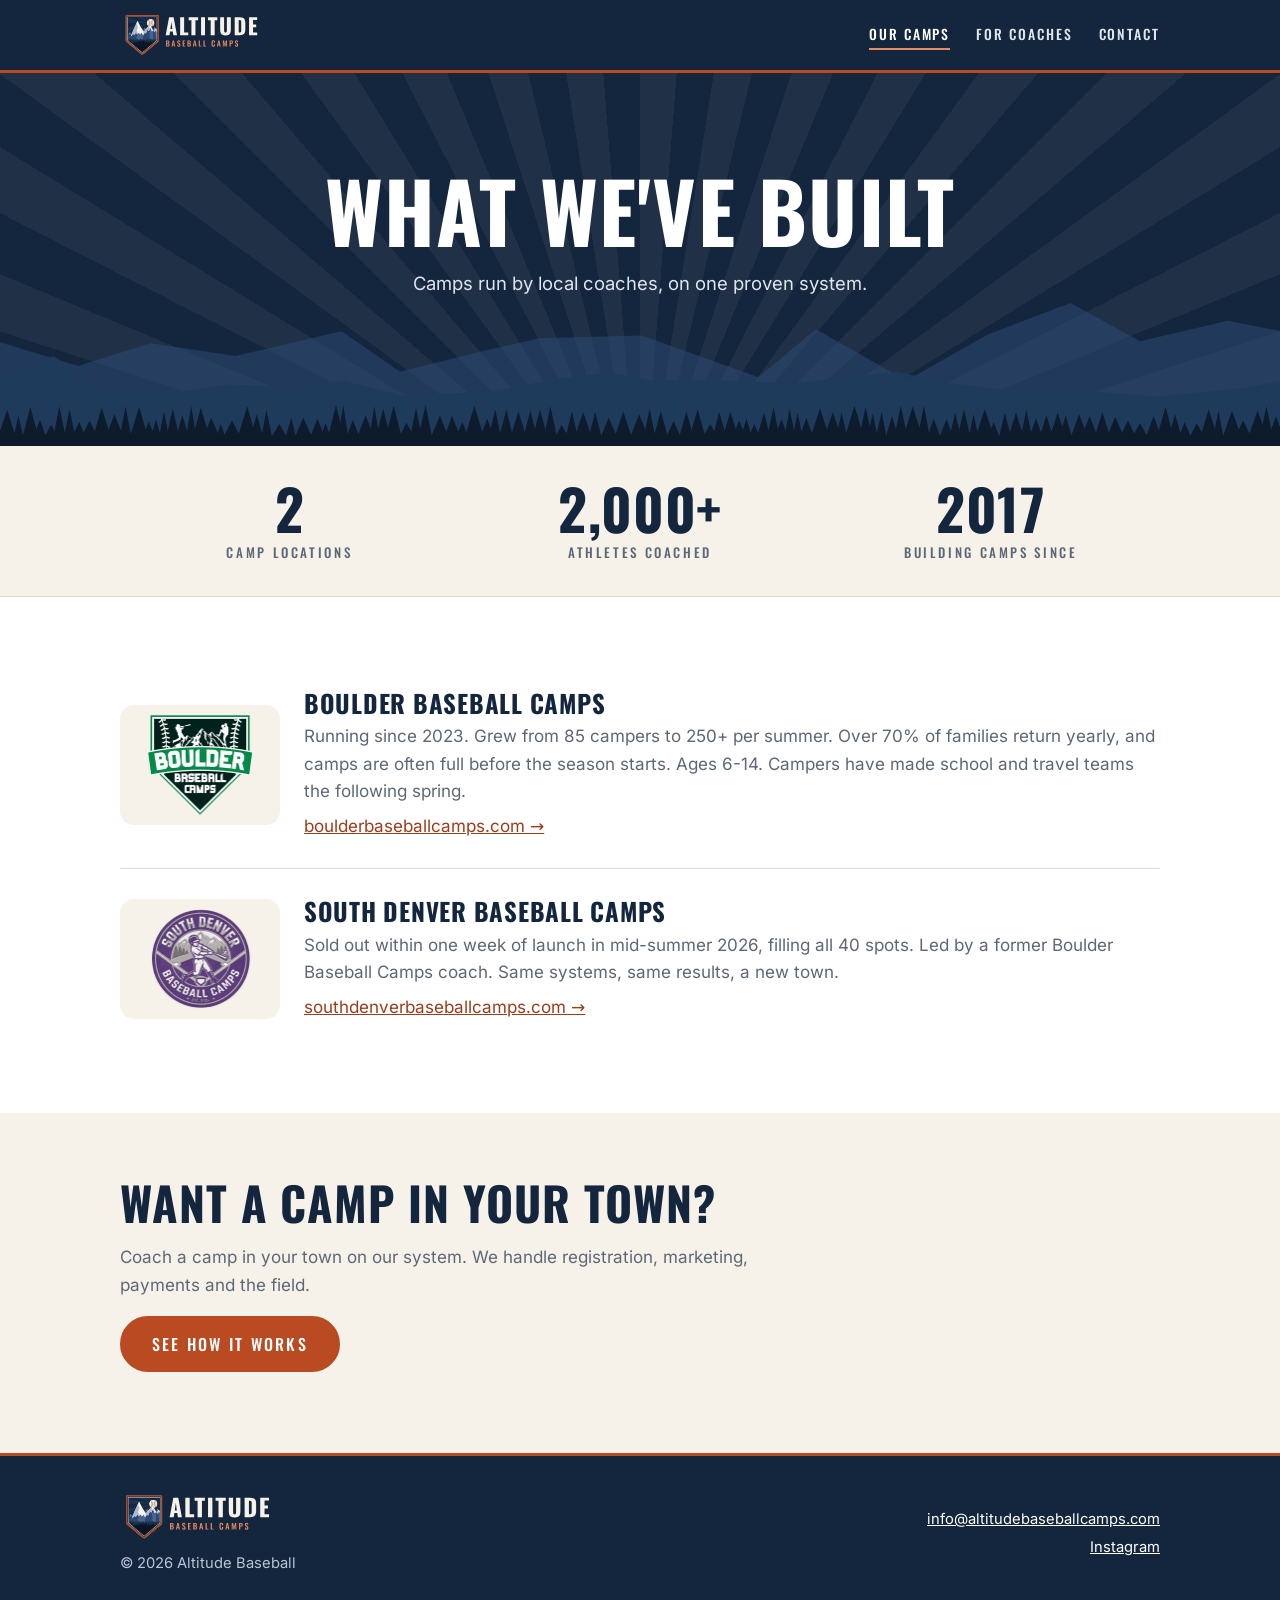
<file: our-camps.html>
<!doctype html><html lang="en"><head><meta charset="utf-8"><meta name="viewport" content="width=device-width,initial-scale=1">
<title>Our Camps | Altitude Baseball</title><meta name="description" content="Boulder Baseball Camps and South Denver Baseball Camps: the camps Altitude Baseball has built.">
<meta property="og:title" content="Our Camps | Altitude Baseball"><meta property="og:description" content="Boulder Baseball Camps and South Denver Baseball Camps: the camps Altitude Baseball has built."><meta property="og:type" content="website"><meta property="og:url" content="https://www.altitudebaseballcamps.com/our-camps">
<link rel="canonical" href="https://www.altitudebaseballcamps.com/our-camps">
<link rel="preload" href="assets/fonts/oswald-latin-700-normal.woff2" as="font" type="font/woff2" crossorigin><link rel="preload" href="assets/fonts/inter-latin-400-normal.woff2" as="font" type="font/woff2" crossorigin>
<link rel="icon" href="images/brand/favicon.svg" type="image/svg+xml"><link rel="icon" href="images/brand/favicon-32.png" sizes="32x32" type="image/png"><link rel="icon" href="favicon.ico" sizes="48x48"><link rel="apple-touch-icon" href="images/brand/apple-touch-icon.png"><link rel="manifest" href="site.webmanifest"><meta name="theme-color" content="#14263d">
<meta property="og:site_name" content="Altitude Baseball Camps"><meta property="og:image" content="https://www.altitudebaseballcamps.com/images/brand/og-image.png"><meta property="og:image:width" content="1200"><meta property="og:image:height" content="630"><meta property="og:image:alt" content="Altitude Baseball Camps shield logo beside the words Start it. Grow it. Own it."><meta name="twitter:card" content="summary_large_image">
<link rel="stylesheet" href="assets/style.css"></head><body>
<a class="skip" href="#main">Skip to content</a>
<header class="site"><div class="wrap"><a class="brand" href="index.html"><img src="images/brand/altitude-lockup-dark.svg" alt="Altitude Baseball Camps" width="139" height="46"></a><nav><a href="our-camps.html" aria-current="page">Our Camps</a><a href="for-coaches.html">For Coaches</a><a href="contact.html">Contact</a></nav></div></header>
<main id="main"><section class="hero"><div class="wrap"><h1>What We've Built</h1><p>Camps run by local coaches, on one proven system.</p></div></section><div class="stats"><div class="wrap"><div><b>2</b><span>Camp Locations</span></div><div><b>2,000+</b><span>Athletes Coached</span></div><div><b>2017</b><span>Building Camps Since</span></div></div></div>
<section class="block"><div class="wrap">
<h2 class="sr">The camps</h2>
<div class="camp"><div class="logo"><img src="images/bbc-logo.png" alt="Boulder Baseball Camps logo: home-plate shield with a mountain, a batter, and a pitcher." width="217" height="200" loading="lazy"></div><div><h3>Boulder Baseball Camps</h3><p>Running since 2023. Grew from 85 campers to 250+ per summer. Over 70% of families return yearly, and camps are often full before the season starts. Ages 6-14. Campers have made school and travel teams the following spring.</p><a href="https://boulderbaseballcamps.com">boulderbaseballcamps.com &rarr;</a></div></div>
<div class="camp"><div class="logo"><img src="images/sdbc-logo.png" alt="South Denver Baseball Camps logo: a batter inside a purple circular badge, est. 2024." width="217" height="200" loading="lazy"></div><div><h3>South Denver Baseball Camps</h3><p>Sold out within one week of launch in mid-summer 2026, filling all 40 spots. Led by a former Boulder Baseball Camps coach. Same systems, same results, a new town.</p><a href="https://southdenverbaseballcamps.com">southdenverbaseballcamps.com &rarr;</a></div></div>
</div></section>
<section class="block alt"><div class="wrap"><h2>Want a camp in your town?</h2><p class="lead">Coach a camp in your town on our system. We handle registration, marketing, payments and the field.</p><p><a class="btn" href="for-coaches.html">See how it works</a></p></div></section></main>
<footer><div class="wrap foot"><div class="fbrand"><img src="images/brand/altitude-lockup-dark.svg" alt="Altitude Baseball Camps" width="151" height="50" loading="lazy"><p>&copy; <span id="y"></span> Altitude Baseball</p></div><div class="fcontact"><a href="mailto:info@altitudebaseballcamps.com">info@altitudebaseballcamps.com</a><a href="https://www.instagram.com/altitudebaseballcamps/" target="_blank" rel="noopener">Instagram</a></div></div></footer>
<script>document.getElementById("y").textContent=new Date().getFullYear()</script></body></html>
</file>
<file: assets/style.css>
/* Altitude Baseball Camps: brand kit 2.0. Fonts are self-hosted (SIL Open Font License, see assets/fonts). */
@font-face{font-family:"Oswald";font-style:normal;font-weight:500;font-display:swap;src:url(fonts/oswald-latin-500-normal.woff2) format("woff2")}
@font-face{font-family:"Oswald";font-style:normal;font-weight:700;font-display:swap;src:url(fonts/oswald-latin-700-normal.woff2) format("woff2")}
@font-face{font-family:"Inter";font-style:normal;font-weight:400;font-display:swap;src:url(fonts/inter-latin-400-normal.woff2) format("woff2")}
@font-face{font-family:"Inter";font-style:normal;font-weight:600;font-display:swap;src:url(fonts/inter-latin-600-normal.woff2) format("woff2")}
@font-face{font-family:"Inter";font-style:normal;font-weight:700;font-display:swap;src:url(fonts/inter-latin-700-normal.woff2) format("woff2")}
@font-face{font-family:"Inter";font-style:normal;font-weight:800;font-display:swap;src:url(fonts/inter-latin-800-normal.woff2) format("woff2")}
:root{--navy:#14263d;--navy2:#1d3654;--clay:#b94a22;--clay-d:#9a3d1a;--ember:#e88a62;--cream:#f7f2e9;--ink:#1b2430;--mute:#5d6877;--line:#e2dccf;--radius:14px;
--display:"Oswald","Arial Narrow",Impact,sans-serif;--text:"Inter",system-ui,-apple-system,"Segoe UI",Roboto,sans-serif}
*{box-sizing:border-box}html{scroll-behavior:smooth}
@media (prefers-reduced-motion:reduce){html{scroll-behavior:auto}}
body{margin:0;min-height:100vh;display:flex;flex-direction:column;font-family:var(--text);color:var(--ink);background:#fff;line-height:1.6;font-size:17px;-webkit-font-smoothing:antialiased}
img{max-width:100%;display:block}a{color:var(--clay-d)}
:focus-visible{outline:3px solid var(--clay-d);outline-offset:3px}
header.site :focus-visible,.hero :focus-visible,.est :focus-visible,footer :focus-visible{outline-color:var(--ember)}
.wrap{max-width:1080px;margin:0 auto;padding:0 20px}
.sr{position:absolute;width:1px;height:1px;margin:-1px;padding:0;overflow:hidden;clip:rect(0 0 0 0);white-space:nowrap;border:0}
.skip{position:absolute;left:-999px}.skip:focus{left:10px;top:10px;background:#fff;padding:8px;z-index:99}

/* header */
header.site{background:var(--navy);position:sticky;top:0;z-index:10;border-bottom:3px solid var(--clay)}
header.site .wrap{display:flex;align-items:center;justify-content:space-between;height:70px}
.brand{display:block;line-height:0}.brand img{height:46px;width:auto}
nav a{color:#dfe6ef;text-decoration:none;margin-left:26px;font:500 .86rem var(--display);letter-spacing:.14em;text-transform:uppercase;padding-bottom:4px;border-bottom:2px solid transparent}
nav a:hover,nav a[aria-current]{color:#fff;border-bottom-color:var(--ember)}

/* hero */
.hero{position:relative;isolation:isolate;overflow:hidden;background:var(--navy);color:#fff;padding:96px 0 120px;text-align:center;--rx:50%}
/* graphic system: sunburst rays + ridge line (drawn from the shield, no photos needed) */
.hero::before{content:"";position:absolute;inset:0;z-index:-1;background:repeating-conic-gradient(from -90deg at var(--rx) 125%,rgba(255,255,255,.05) 0 4.5deg,transparent 4.5deg 9deg)}
.hero::after{content:"";position:absolute;left:0;right:0;bottom:0;height:170px;z-index:-1;background:url(ridge.svg) center bottom/100% 100% no-repeat}
.hero h1{font:700 clamp(3rem,8.5vw,5.2rem)/.98 var(--display);margin:0 0 18px;text-transform:uppercase;letter-spacing:.015em}
.hero p{max-width:640px;margin:0 auto 28px;font-size:1.15rem;color:#dfe6ef}
.hero p.eyebrow{max-width:none;margin:0 0 14px;font:500 .9rem var(--display);letter-spacing:.26em;text-transform:uppercase;color:var(--ember)}
.hero.home{padding:72px 0 130px;--rx:78%}
.hero.home .wrap{display:grid;grid-template-columns:1.2fr .8fr;gap:56px;align-items:center;text-align:left}
.hero.home h1 span{display:block}.hero.home h1 .own{color:var(--ember)}
.hero.home .copy p.lede{margin:0 0 30px;max-width:560px}
.hero.home .shield{width:min(100%,330px);height:auto;justify-self:end;filter:drop-shadow(0 18px 28px rgba(0,0,0,.5))}
.hero .cta{display:flex;gap:14px;flex-wrap:wrap;margin:0;max-width:none}

/* buttons */
.btn{display:inline-block;background:var(--clay);color:#fff;text-decoration:none;font:500 1rem var(--display);letter-spacing:.14em;text-transform:uppercase;padding:14px 30px;border-radius:999px;border:2px solid var(--clay);cursor:pointer}
.btn:hover{background:var(--clay-d);border-color:var(--clay-d)}
.btn.ghost{background:transparent;border-color:#fff}.btn.ghost:hover{background:#fff;color:var(--navy);border-color:#fff}

/* stats */
.stats{background:var(--cream);border-bottom:1px solid var(--line)}
.stats .wrap{display:grid;grid-template-columns:repeat(3,1fr);text-align:center;padding:34px 20px;gap:12px}
.stats b{display:block;font:700 clamp(2.4rem,6vw,3.5rem)/1 var(--display);color:var(--navy);letter-spacing:.01em}
.stats span{display:block;margin-top:6px;color:var(--mute);font:500 .82rem var(--display);letter-spacing:.2em;text-transform:uppercase}

/* sections */
section.block{padding:64px 0}section.alt{background:var(--cream)}
h2{font:700 clamp(2rem,4.6vw,2.9rem)/1.08 var(--display);text-transform:uppercase;letter-spacing:.02em;margin:0 0 14px;color:var(--navy)}
.lead{color:var(--mute);max-width:640px}
.cards{display:grid;grid-template-columns:repeat(auto-fit,minmax(300px,1fr));gap:24px;margin-top:32px}
.card{border:1px solid var(--line);border-radius:var(--radius);overflow:hidden;background:#fff;display:flex;flex-direction:column}
.card .ph{aspect-ratio:16/10;background:var(--navy2);object-fit:cover;width:100%}
.card .ph.art{aspect-ratio:21/9;position:relative;overflow:hidden;background:var(--navy);display:flex;align-items:flex-start;padding:22px 24px;isolation:isolate}
.card .ph.art::before{content:"";position:absolute;inset:0;z-index:-1;background:repeating-conic-gradient(from -90deg at 80% 130%,rgba(255,255,255,.05) 0 4.5deg,transparent 4.5deg 9deg)}
.card .ph.art::after{content:"";position:absolute;left:0;right:0;bottom:0;height:62%;z-index:-1;background:url(ridge.svg) center bottom/100% 100% no-repeat}
.card .ph.art span{font:500 .9rem var(--display);letter-spacing:.26em;text-transform:uppercase;color:var(--ember)}
/* real photography (add when available): <figure class="photo"><img ...><figcaption>..</figcaption></figure> */
.photo{margin:0;border-radius:var(--radius);overflow:hidden;background:var(--navy2)}
.photo img{width:100%;height:100%;object-fit:cover;aspect-ratio:var(--ar,3/2)}
.photo figcaption{padding:10px 14px;font-size:.85rem;color:var(--mute);background:var(--cream)}
.photo.wide{--ar:21/9}.photo.tall{--ar:4/5}
.card .body{padding:22px;display:flex;flex-direction:column;gap:10px;flex:1}
.card h3{margin:0;color:var(--navy);font:700 1.55rem/1.15 var(--display);text-transform:uppercase;letter-spacing:.03em}.card p{margin:0;color:var(--mute)}
.card .btn{align-self:flex-start;margin-top:auto}
.camp{display:grid;grid-template-columns:160px 1fr;gap:24px;align-items:center;padding:28px 0;border-top:1px solid var(--line)}
.camp:first-of-type{border-top:0}
.camp .logo{width:160px;height:120px;display:grid;place-items:center;background:var(--cream);border-radius:var(--radius);font-weight:800;color:var(--navy);text-align:center;padding:10px;font-size:1rem;overflow:hidden}
.camp .logo img{max-width:140px;max-height:100px;width:auto;height:auto}
.camp h3{margin:0 0 6px;font:700 1.55rem/1.15 var(--display);text-transform:uppercase;letter-spacing:.03em;color:var(--navy)}.camp p{margin:0 0 8px;color:var(--mute)}
.grid9{counter-reset:n;display:grid;grid-template-columns:repeat(auto-fit,minmax(300px,1fr));gap:18px;margin-top:30px}
.grid9 div{counter-increment:n;background:#fff;border:1px solid var(--line);border-radius:var(--radius);padding:20px 20px 20px 66px;position:relative}
.grid9 div:before{content:counter(n);position:absolute;left:18px;top:18px;width:34px;height:34px;border-radius:50%;background:var(--clay);color:#fff;font:700 1.1rem var(--display);display:grid;place-items:center}
.grid9 h3{margin:0 0 4px;font:700 1.15rem/1.2 var(--display);letter-spacing:.04em;text-transform:uppercase;color:var(--navy)}.grid9 p{margin:0;color:var(--mute);font-size:.95rem}

/* earnings estimator */
.est{background:var(--navy);color:#fff;border-radius:var(--radius);padding:34px;margin-top:10px}
.est h2{color:#fff}.est .row{display:grid;grid-template-columns:repeat(auto-fit,minmax(170px,1fr));gap:16px;margin:20px 0}
label{display:block;font-weight:600;font-size:.9rem;margin-bottom:6px}
input,select,textarea{width:100%;padding:12px 14px;border:1px solid #c9c2b2;border-radius:10px;font:inherit;background:#fff;color:var(--ink)}
.seg{display:flex;gap:8px;flex-wrap:wrap}.seg button{flex:1;padding:12px;border-radius:10px;border:1px solid #6f87a6;background:transparent;color:#fff;font:inherit;font-weight:600;cursor:pointer}
.seg button[aria-pressed=true]{background:var(--ember);border-color:var(--ember);color:var(--navy)}
.result{font:700 2.8rem/1.1 var(--display);color:#ffd9c8}.small{font-size:.82rem;color:#b9c6d6}
.two{display:grid;grid-template-columns:repeat(auto-fit,minmax(260px,1fr));gap:24px;margin-top:26px}
.pill{background:var(--cream);border:1px solid var(--line);border-radius:var(--radius);padding:22px}
.pill h3{margin:0 0 6px;color:var(--navy);font:700 1.3rem/1.2 var(--display);text-transform:uppercase;letter-spacing:.03em}.pill p{margin:0;color:var(--mute)}
form.contact{display:grid;gap:16px;max-width:620px;margin-top:24px}

/* footer */
footer{background:var(--navy);color:#b9c6d6;padding:36px 0;font-size:.92rem;border-top:3px solid var(--clay)}
footer a{color:#fff}
footer .foot{display:flex;flex-wrap:wrap;gap:20px 40px;justify-content:space-between;align-items:center}
.fbrand img{height:50px;width:auto;margin-bottom:10px}.fbrand p{margin:0}
.fcontact{display:flex;flex-direction:column;gap:4px;text-align:right}

@media(max-width:820px){
 .hero.home{padding:48px 0 56px}
 .hero.home .wrap{grid-template-columns:1fr;text-align:center;gap:28px}
 .hero.home .shield{order:-1;justify-self:center;width:190px}
 .hero.home .copy p.lede{margin:0 auto 26px}.hero .cta{justify-content:center}
}
@media(max-width:680px){
 header.site{position:static}
 header.site .wrap{flex-wrap:wrap;height:auto;padding-top:12px;padding-bottom:10px;gap:8px}
 nav{width:100%;display:flex;justify-content:space-between}
 nav a{margin-left:0;font-size:.78rem;letter-spacing:.1em;padding:10px 0 6px}
 .fcontact a{display:block;padding:5px 0}.camp p a{display:inline-block;padding:6px 0}
 .camp{grid-template-columns:1fr}.hero{padding:70px 0 96px}.hero::after{height:110px}
 .fcontact{text-align:left}
}
/* contact page: h1 shares the section heading look */
section.block h1{font:700 clamp(2rem,4.6vw,2.9rem)/1.08 var(--display);text-transform:uppercase;letter-spacing:.02em;margin:0 0 14px;color:var(--navy)}
.formnote{font-size:.9rem;color:var(--mute);margin:-4px 0 0}
main{flex:1 0 auto}
.card .ph.diamond::after{height:100%;background:url(diamond.svg) right bottom/auto 100% no-repeat}
.card .ph.logos{aspect-ratio:21/9;background:var(--cream);display:flex;align-items:center;justify-content:space-evenly;gap:12px;padding:18px 22px;object-fit:fill;border-bottom:1px solid var(--line)}
.card .ph.logos img{height:100%;width:auto;max-width:31%;object-fit:contain}
.card img.ph.shot{height:auto;aspect-ratio:21/9;object-fit:cover;background:var(--cream)}
.gallery{display:grid;grid-template-columns:repeat(3,1fr);gap:14px}
.gallery figure{margin:0;border-radius:var(--radius);overflow:hidden;background:var(--cream)}
.gallery img{height:auto;width:100%;aspect-ratio:4/3;object-fit:cover}
.cap{font-size:.9rem;color:var(--mute);margin:12px 0 0}
@media(max-width:680px){.gallery{grid-template-columns:1fr}.gallery img{aspect-ratio:16/10}}
.gallery.mix{grid-template-columns:2fr 1fr;grid-template-rows:1fr 1fr}
.gallery.mix .big{grid-row:1/3}.gallery.mix .big img{height:100%;aspect-ratio:auto}
.gallery.mix figure:not(.big) img{height:100%;aspect-ratio:auto}
@media(max-width:680px){.gallery.mix{grid-template-columns:1fr;grid-template-rows:none}.gallery.mix .big{grid-row:auto}.gallery.mix .big img{height:auto;aspect-ratio:4/3}.gallery.mix figure:not(.big) img{height:auto;aspect-ratio:16/10}}
.gallery figure{min-width:0}.gallery img{display:block}.gallery.mix{align-items:stretch}.gallery.mix figure img{object-fit:cover}
.gallery.mix figure{width:100%;justify-self:stretch}
</file>
